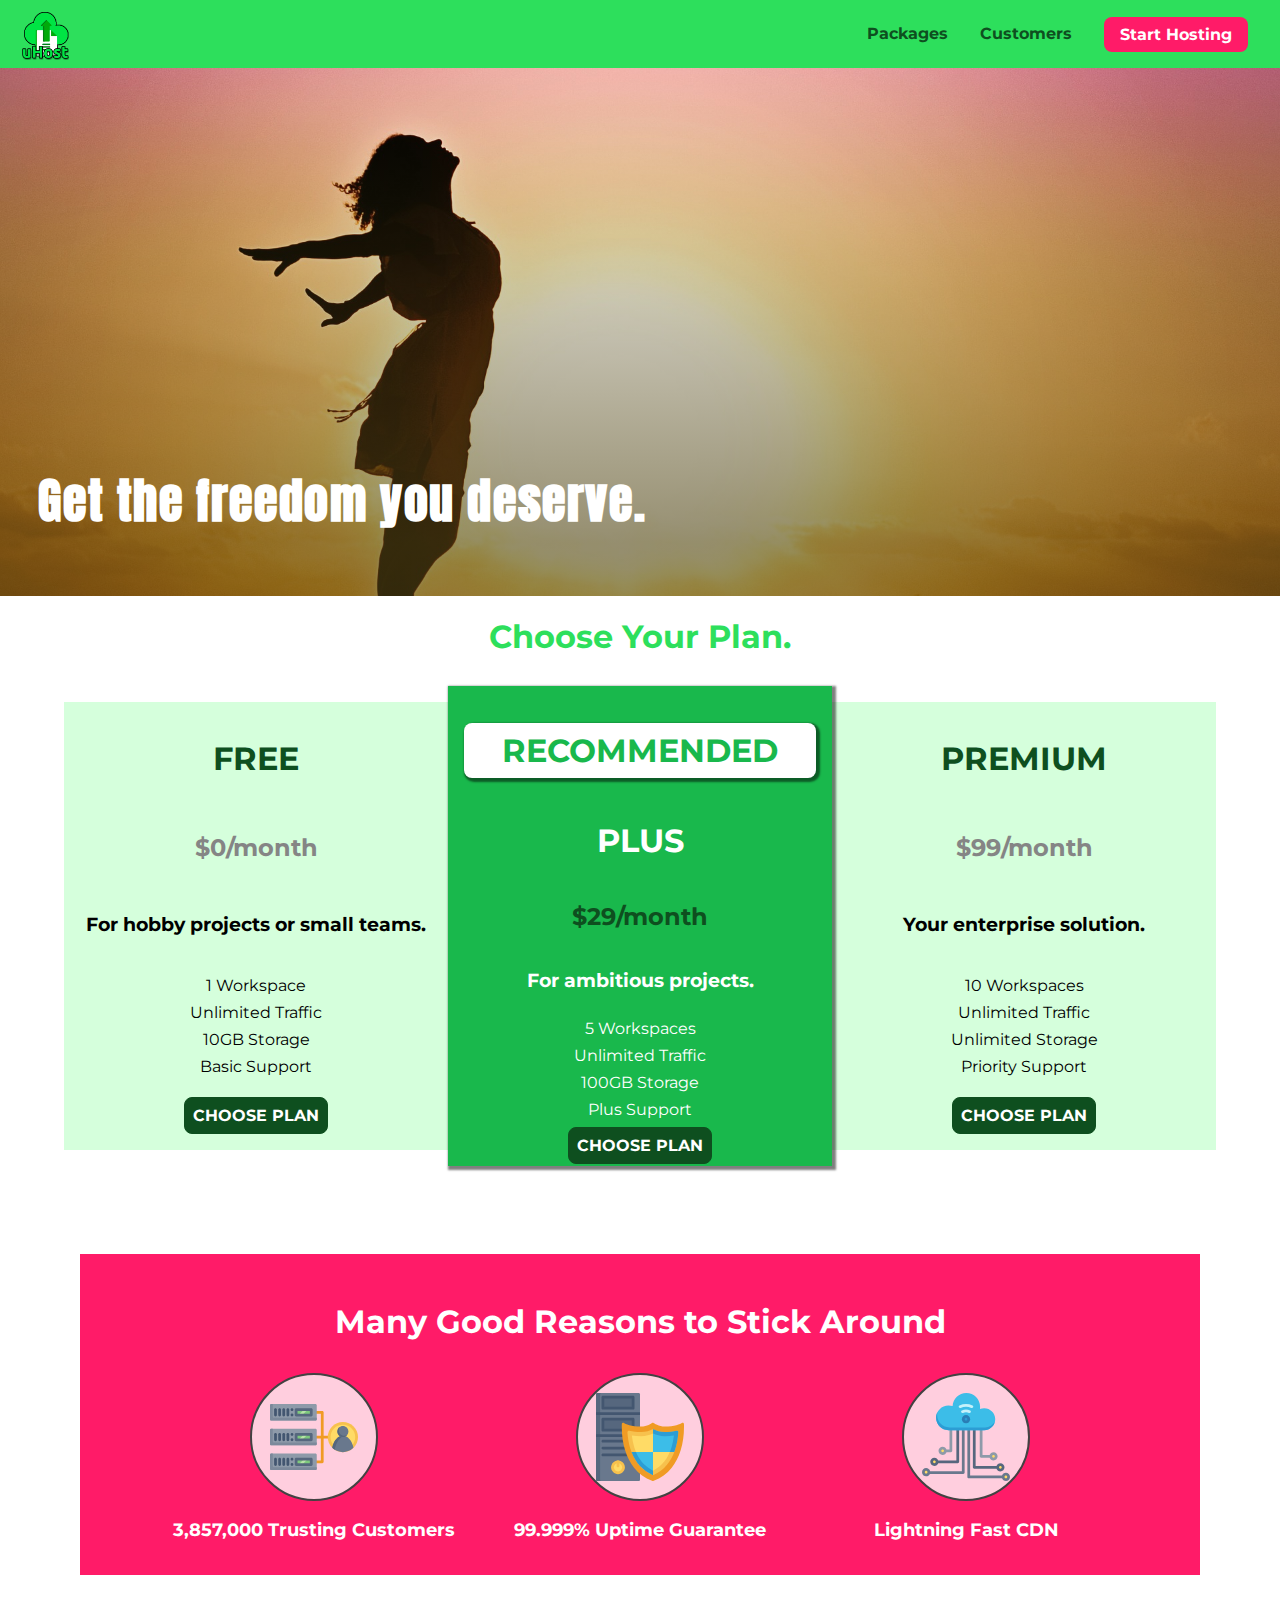
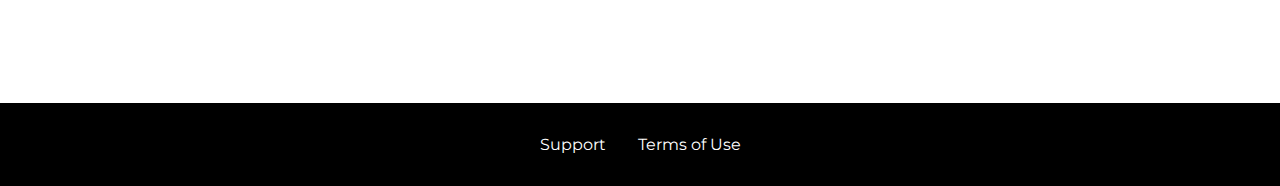
<file: Index.html>
<!DOCTYPE html>
<html lang="en">
<head>
    <meta charset="UTF-8">
    <meta http-equiv="X-UA-Compatible" content="IE=edge">
    <meta name="viewport" content="width=device-width, initial-scale=1.0">
    <title>Designs</title>
    <link rel="stylesheet" href="shared.css">
    <link rel="stylesheet" href="main.css">

</head>
<body>
    <div class="backdrop"></div>
    
    <div class="modal">
        <h1 class="modal__title">Do you want to continue?</h1>
        <div class="modal__actions">
            <a href="start-hosting/index.html" class="modal__action">Yes!</a>
            <button class="modal__action modal__action--negative" type="button">No!</button>
        </div>
    </div>
    <header class="main-header">
        <div>
            <button class="toggle-button">
                <span class="toggle-button__bar"></span>
                <span class="toggle-button__bar"></span>
                <span class="toggle-button__bar"></span>
            </button>
            <a href="index.html" class="main-header__brand">
                <img src="images/uhost-icon.png" alt="uHost - Your hosting company">
            </a>
        </div>
        <nav class="main-nav">
            <ul class="main-nav__items">
                <li class="main-nav__item">
                    <a href="packages/index.html">Packages</a>
                </li>
                <li class="main-nav__item">
                    <a href="customers/index.html">Customers</a>
                </li>
                <li class="main-nav__item main-nav__item--cta">
                    <a href="start-hosting/index.html">Start Hosting</a>
                </li>
            </ul>
        </nav>
    </header>
    
    <nav class="mobile-nav">
        <ul class="mobile-nav__items">
            <li class="mobile-nav__item">
                <a href="packages/index.html">Packages</a>
            </li>
            <li class="mobile-nav__item">
                <a href="customers/index.html">Customers</a>
            </li>
            <li class="mobile-nav__item mobile-nav__item--cta">
                <a href="start-hosting/index.html">Start Hosting</a>
            </li>
        </ul>
    </nav>
    <main>
        <section id="product-overview">
            <h1>
                Get the freedom you deserve.
            </h1>
        </section>
        <section id="plans">
            <h1 class="section-title">
                Choose Your Plan.
            </h1>
            <div class="plan__list">
                <article class="plan">
                    <h1 class="plan__title">FREE</h1>
                    <h2 class="plan__price">$0/month</h2>
                    <h3>For hobby projects or small teams.</h3>
                    <ul class="plan__features">
                        <li class="plan__feature">1 Workspace</li>
                        <li class="plan__feature">Unlimited Traffic</li>
                        <li  class="plan__feature">10GB Storage</li>
                        <li class="plan__feature">Basic Support</li>
                    </ul>
                    <div>
                        <button class="button">CHOOSE PLAN</button>
                    </div>
                </article>
                <article class="plan plan--highlighted">
                    <h1 class="plan__annotation">RECOMMENDED</h1>
                    <h1 class="plan__title">PLUS</h1>
                    <h2 class="plan__price">$29/month</h2>
                    <h3>For ambitious projects.</h3>
                    <ul class="plan__features">
                        <li class="plan__feature">5 Workspaces</li>
                        <li class="plan__feature">Unlimited Traffic</li>
                        <li class="plan__feature">100GB Storage</li>
                        <li class="plan__feature">Plus Support</li>
                    </ul>
                    <div>
                        <button class="button">CHOOSE PLAN</button>
                    </div>
                </article>
                <article class="plan">
                    <h1 class="plan__title">PREMIUM</h1>
                    <h2 class="plan__price">$99/month</h2>
                    <h3>Your enterprise solution.</h3>
                    <ul class="plan__features">
                        <li class="plan__feature">10 Workspaces</li>
                        <li class="plan__feature">Unlimited Traffic</li>
                        <li class="plan__feature">Unlimited Storage</li>
                        <li class="plan__feature">Priority Support</li>
                    </ul>
                    <div>
                        <button class="button">CHOOSE PLAN</button>
                    </div>
                </article>
            </div>
        </section>
        
        <section id="key-features">
            <h1 class="section-title">Many Good Reasons to Stick Around</h1>
            <ul class="key-feature__list">
                <li class="key-feature">
                    <div class="key-feature__image">
                        
                        <svg viewBox="0 0 512 512">
                            <path style="fill:#F09B24;" d="M344,248h-32V112c0-4.418-3.582-8-8-8h-40c-4.418,0-8,3.582-8,8s3.582,8,8,8h32v128h-32  c-4.418,0-8,3.582-8,8s3.582,8,8,8h32v128h-32c-4.418,0-8,3.582-8,8s3.582,8,8,8h40c4.418,0,8-3.582,8-8V264h32c4.418,0,8-3.582,8-8  S348.418,248,344,248z"
                            />
                            <path style="fill:#8E9AA9;" d="M264,64H8c-4.418,0-8,3.582-8,8v80c0,4.418,3.582,8,8,8h256c4.418,0,8-3.582,8-8V72  C272,67.582,268.418,64,264,64z"
                            />
                            <path style="fill:#7C899B;" d="M24,144c-4.418,0-8-3.582-8-8V64H8c-4.418,0-8,3.582-8,8v80c0,4.418,3.582,8,8,8h256  c4.418,0,8-3.582,8-8v-8H24z"
                            />
                            <rect x="152" y="96" style="fill:#B8E3A8;" width="88" height="32" />
                            <g>
                                <polygon style="fill:#7EC97D;" points="152,96 152,128 166,128 198,96  " />
                                <polygon style="fill:#7EC97D;" points="220,96 188,128 240,128 240,96  " />
                            </g>
                            <path style="fill:#56677E;" d="M240,136h-88c-4.418,0-8-3.582-8-8V96c0-4.418,3.582-8,8-8h88c4.418,0,8,3.582,8,8v32  C248,132.418,244.418,136,240,136z M160,120h72v-16h-72V120z"
                            />
                            <g>
                                <path style="fill:#435670;" d="M32,136c-4.418,0-8-3.582-8-8V96c0-4.418,3.582-8,8-8s8,3.582,8,8v32C40,132.418,36.418,136,32,136z   "
                                />
                                <path style="fill:#435670;" d="M56,136c-4.418,0-8-3.582-8-8V96c0-4.418,3.582-8,8-8s8,3.582,8,8v32C64,132.418,60.418,136,56,136z   "
                                />
                                <path style="fill:#435670;" d="M80,136c-4.418,0-8-3.582-8-8V96c0-4.418,3.582-8,8-8s8,3.582,8,8v32C88,132.418,84.418,136,80,136z   "
                                />
                                <path style="fill:#435670;" d="M104,136c-4.418,0-8-3.582-8-8V96c0-4.418,3.582-8,8-8s8,3.582,8,8v32   C112,132.418,108.418,136,104,136z"
                                />
                                <path style="fill:#435670;" d="M128,105c-4.418,0-8-3.582-8-8v-1c0-4.418,3.582-8,8-8s8,3.582,8,8v1   C136,101.418,132.418,105,128,105z"
                                />
                                <path style="fill:#435670;" d="M128,136c-4.418,0-8-3.582-8-8v-1c0-4.418,3.582-8,8-8s8,3.582,8,8v1   C136,132.418,132.418,136,128,136z"
                                />
                            </g>
                            <path style="fill:#8E9AA9;" d="M264,208H8c-4.418,0-8,3.582-8,8v80c0,4.418,3.582,8,8,8h256c4.418,0,8-3.582,8-8v-80  C272,211.582,268.418,208,264,208z"
                            />
                            <path style="fill:#7C899B;" d="M24,288c-4.418,0-8-3.582-8-8v-72H8c-4.418,0-8,3.582-8,8v80c0,4.418,3.582,8,8,8h256  c4.418,0,8-3.582,8-8v-8H24z"
                            />
                            <rect x="152" y="240" style="fill:#B8E3A8;" width="88" height="32" />
                            <g>
                                <polygon style="fill:#7EC97D;" points="152,240 152,272 166,272 198,240  " />
                                <polygon style="fill:#7EC97D;" points="220,240 188,272 240,272 240,240  " />
                            </g>
                            <path style="fill:#56677E;" d="M240,280h-88c-4.418,0-8-3.582-8-8v-32c0-4.418,3.582-8,8-8h88c4.418,0,8,3.582,8,8v32  C248,276.418,244.418,280,240,280z M160,264h72v-16h-72V264z"
                            />
                            <g>
                                <path style="fill:#435670;" d="M32,280c-4.418,0-8-3.582-8-8v-32c0-4.418,3.582-8,8-8s8,3.582,8,8v32C40,276.418,36.418,280,32,280   z"
                                />
                                <path style="fill:#435670;" d="M56,280c-4.418,0-8-3.582-8-8v-32c0-4.418,3.582-8,8-8s8,3.582,8,8v32C64,276.418,60.418,280,56,280   z"
                                />
                                <path style="fill:#435670;" d="M80,280c-4.418,0-8-3.582-8-8v-32c0-4.418,3.582-8,8-8s8,3.582,8,8v32C88,276.418,84.418,280,80,280   z"
                                />
                                <path style="fill:#435670;" d="M104,280c-4.418,0-8-3.582-8-8v-32c0-4.418,3.582-8,8-8s8,3.582,8,8v32   C112,276.418,108.418,280,104,280z"
                                />
                                <path style="fill:#435670;" d="M128,249c-4.418,0-8-3.582-8-8v-1c0-4.418,3.582-8,8-8s8,3.582,8,8v1   C136,245.418,132.418,249,128,249z"
                                />
                                <path style="fill:#435670;" d="M128,280c-4.418,0-8-3.582-8-8v-1c0-4.418,3.582-8,8-8s8,3.582,8,8v1   C136,276.418,132.418,280,128,280z"
                                />
                            </g>
                            <path style="fill:#8E9AA9;" d="M264,352H8c-4.418,0-8,3.582-8,8v80c0,4.418,3.582,8,8,8h256c4.418,0,8-3.582,8-8v-80  C272,355.582,268.418,352,264,352z"
                            />
                            <path style="fill:#7C899B;" d="M24,432c-4.418,0-8-3.582-8-8v-72H8c-4.418,0-8,3.582-8,8v80c0,4.418,3.582,8,8,8h256  c4.418,0,8-3.582,8-8v-8H24z"
                            />
                            <rect x="152" y="384" style="fill:#B8E3A8;" width="88" height="32" />
                            <g>
                                <polygon style="fill:#7EC97D;" points="152,384 152,416 166,416 198,384  " />
                                <polygon style="fill:#7EC97D;" points="220,384 188,416 240,416 240,384  " />
                            </g>
                            <path style="fill:#56677E;" d="M240,424h-88c-4.418,0-8-3.582-8-8v-32c0-4.418,3.582-8,8-8h88c4.418,0,8,3.582,8,8v32  C248,420.418,244.418,424,240,424z M160,408h72v-16h-72V408z"
                            />
                            <g>
                                <path style="fill:#435670;" d="M32,424c-4.418,0-8-3.582-8-8v-32c0-4.418,3.582-8,8-8s8,3.582,8,8v32C40,420.418,36.418,424,32,424   z"
                                />
                                <path style="fill:#435670;" d="M56,424c-4.418,0-8-3.582-8-8v-32c0-4.418,3.582-8,8-8s8,3.582,8,8v32C64,420.418,60.418,424,56,424   z"
                                />
                                <path style="fill:#435670;" d="M80,424c-4.418,0-8-3.582-8-8v-32c0-4.418,3.582-8,8-8s8,3.582,8,8v32C88,420.418,84.418,424,80,424   z"
                                />
                                <path style="fill:#435670;" d="M104,424c-4.418,0-8-3.582-8-8v-32c0-4.418,3.582-8,8-8s8,3.582,8,8v32   C112,420.418,108.418,424,104,424z"
                                />
                                <path style="fill:#435670;" d="M128,393c-4.418,0-8-3.582-8-8v-1c0-4.418,3.582-8,8-8s8,3.582,8,8v1   C136,389.418,132.418,393,128,393z"
                                />
                                <path style="fill:#435670;" d="M128,424c-4.418,0-8-3.582-8-8v-1c0-4.418,3.582-8,8-8s8,3.582,8,8v1   C136,420.418,132.418,424,128,424z"
                                />
                            </g>
                            <path style="fill:#F7C14D;" d="M424,168c-48.523,0-88,39.477-88,88s39.477,88,88,88s88-39.477,88-88S472.523,168,424,168z" />
                            <path style="fill:#FFDB66;" d="M424,184c-39.701,0-72,32.299-72,72s32.299,72,72,72s72-32.299,72-72S463.701,184,424,184z" />
                            <path style="fill:#69788D;" d="M484.893,314.16C476.393,274.588,451.922,248,424,248s-52.393,26.588-60.893,66.16  c-0.605,2.82,0.354,5.749,2.511,7.664C381.731,336.124,402.465,344,424,344s42.269-7.876,58.381-22.176  C484.539,319.909,485.498,316.98,484.893,314.16z"
                            />
                            <path style="fill:#56677E;" d="M434.053,249.171C430.768,248.403,427.411,248,424,248c-27.922,0-52.393,26.588-60.893,66.16  c-0.605,2.82,0.354,5.749,2.511,7.664c3.383,3.002,6.979,5.703,10.734,8.125C384.904,286.243,407.373,255.378,434.053,249.171z"
                            />
                            <path style="fill:#69788D;" d="M424,192c-17.645,0-32,14.355-32,32s14.355,32,32,32s32-14.355,32-32S441.645,192,424,192z" />
                            <path style="fill:#56677E;" d="M432,248c-17.645,0-32-14.355-32-32c0-6.783,2.128-13.076,5.742-18.258  C397.444,203.53,392,213.138,392,224c0,17.645,14.355,32,32,32c10.862,0,20.471-5.444,26.258-13.742  C445.076,245.872,438.783,248,432,248z"
                            />

                        </svg>
  
                    </div>
                    <p class="key-feature__description">3,857,000 Trusting Customers</p>
                </li>
                <li class="key-feature">
                    <div class="key-feature__image">
                        
                        <svg viewBox="0 0 512 512">
                            <path style="fill:#69788D;" d="M248,0H8C3.582,0,0,3.582,0,8v496c0,4.418,3.582,8,8,8h240c4.418,0,8-3.582,8-8V8  C256,3.582,252.418,0,248,0z"
                            />
                            <path style="fill:#56677E;" d="M24,504V8c0-4.418,3.582-8,8-8H8C3.582,0,0,3.582,0,8v496c0,4.418,3.582,8,8,8h24  C27.582,512,24,508.418,24,504z"
                            />
                            <g>
                                <rect x="0" y="112" style="fill:#435670;" width="256" height="16" />
                                <rect x="0" y="240" style="fill:#435670;" width="256" height="16" />
                            </g>
                            <path style="fill:#F7C14D;" d="M128,392c-22.056,0-40,17.944-40,40s17.944,40,40,40s40-17.944,40-40S150.056,392,128,392z" />
                            <path style="fill:#FFDB66;" d="M128,408c-13.233,0-24,10.767-24,24s10.767,24,24,24s24-10.767,24-24S141.233,408,128,408z" />
                            <path style="fill:#F7C14D;" d="M128,392c-2.739,0-5.414,0.278-8,0.805V424c0,4.418,3.582,8,8,8c4.418,0,8-3.582,8-8v-31.195  C133.414,392.278,130.739,392,128,392z"
                            />
                            <g>
                                <path style="fill:#435670;" d="M216,288H40c-4.418,0-8-3.582-8-8s3.582-8,8-8h176c4.418,0,8,3.582,8,8S220.418,288,216,288z"
                                />
                                <path style="fill:#435670;" d="M216,328H40c-4.418,0-8-3.582-8-8s3.582-8,8-8h176c4.418,0,8,3.582,8,8S220.418,328,216,328z"
                                />
                                <path style="fill:#435670;" d="M216,368H40c-4.418,0-8-3.582-8-8s3.582-8,8-8h176c4.418,0,8,3.582,8,8S220.418,368,216,368z"
                                />
                                <path style="fill:#435670;" d="M216,16H40c-4.418,0-8,3.582-8,8v64c0,4.418,3.582,8,8,8h176c4.418,0,8-3.582,8-8V24   C224,19.582,220.418,16,216,16z"
                                />
                            </g>
                            <rect x="48" y="32" style="fill:#56677E;" width="160" height="48" />
                            <path style="fill:#435670;" d="M216,144H40c-4.418,0-8,3.582-8,8v64c0,4.418,3.582,8,8,8h176c4.418,0,8-3.582,8-8v-64  C224,147.582,220.418,144,216,144z"
                            />
                            <rect x="48" y="160" style="fill:#56677E;" width="160" height="48" />
                            <path style="fill:#F09B24;" d="M511.747,180.237c-0.194-6.537-8.107-10.107-13.135-5.894c-5.6,4.693-42.904,21.282-98.514,21.282  c-33.45,0-64.625-20.999-64.929-21.206c-2.9-1.991-6.764-1.85-9.512,0.346c-2.677,2.135-27.201,20.86-63.793,20.86  c-55.607,0-92.914-16.589-98.515-21.282c-5.028-4.211-12.941-0.645-13.135,5.894c-1.634,54.834,4.655,105.941,18.693,151.903  c12.096,39.604,29.759,74.047,52.497,102.373c27.538,34.304,62.743,59.882,104.66,76.045c3.069,1.918,6.757,1.921,9.83,0  c41.917-16.163,77.122-41.741,104.66-76.045c22.738-28.326,40.401-62.77,52.497-102.373  C507.092,286.179,513.381,235.071,511.747,180.237z"
                            />
                            <path style="fill:#F7C14D;" d="M476.21,221.226c-1.953-1.631-4.568-2.235-7.036-1.628c-21.686,5.327-44.926,8.028-69.075,8.028  c-25.926,0-49.633-8.975-64.955-16.504c-2.307-1.134-5.016-1.091-7.284,0.116c-14.059,7.477-36.919,16.388-65.994,16.388  c-24.153,0-47.394-2.701-69.075-8.028c-5.155-1.268-10.221,2.966-9.894,8.261c2.077,33.693,7.668,65.635,16.616,94.935  c22.774,74.565,66.139,126.334,128.888,153.868c2.032,0.891,4.397,0.891,6.43,0c61.777-27.107,104.716-78.876,127.62-153.868  c8.948-29.3,14.539-61.241,16.616-94.935C479.224,225.319,478.163,222.856,476.21,221.226z"
                            />
                            <path style="fill:#FFDB66;" d="M331.609,451.727c-52.604-25.289-89.304-70.987-109.144-135.944  c-6.532-21.39-11.162-44.336-13.82-68.447c17.133,2.852,34.952,4.291,53.22,4.291c29.394,0,53.376-7.793,69.978-15.561  c17.44,7.736,41.656,15.561,68.256,15.561c18.267,0,36.085-1.439,53.219-4.291c-2.659,24.112-7.288,47.06-13.82,68.448  C419.545,381.108,383.27,426.805,331.609,451.727z"
                            />
                            <g>
                                <path style="fill:#2C9DD4;" d="M479.066,227.858c0.157-2.539-0.903-5.002-2.856-6.633s-4.568-2.235-7.036-1.628   c-21.686,5.327-44.926,8.028-69.075,8.028c-25.926,0-49.633-8.975-64.955-16.504c-1.057-0.52-2.2-0.78-3.345-0.806l-0.072,133.351   h123.601c2.556-6.746,4.933-13.702,7.123-20.874C471.398,293.493,476.989,261.552,479.066,227.858z"
                                />
                                <path style="fill:#2C9DD4;" d="M206.658,343.667c24.153,63.42,65.028,108.108,121.743,132.995c1.031,0.452,2.147,0.673,3.263,0.666   l0.063-133.661H206.658z"
                                />
                            </g>
                            <g>
                                <path style="fill:#3CBDE8;" d="M439.497,315.783c6.532-21.389,11.161-44.336,13.82-68.448c-17.134,2.852-34.952,4.291-53.219,4.291   c-26.6,0-50.815-7.824-68.256-15.561l-0.116,107.601h97.758C433.179,334.807,436.524,325.518,439.497,315.783z"
                                />
                                <path style="fill:#3CBDE8;" d="M232.523,343.667c21.144,50.298,54.363,86.56,99.087,108.06l0.117-108.06H232.523z" />
                            </g>
                        </svg>
                    </div>
                    <p class="key-feature__description">99.999% Uptime Guarantee</p>
                </li>
                <li class="key-feature">
                    <div class="key-feature__image">
                        
                        <svg viewBox="0 0 512 512">
                            <path style="fill:#8E9AA9;" d="M168,200c-4.418,0-8,3.582-8,8v120h-17.376c-3.302-9.311-12.194-16-22.624-16  c-13.234,0-24,10.767-24,24s10.766,24,24,24c10.429,0,19.321-6.689,22.624-16H168c4.418,0,8-3.582,8-8V208  C176,203.582,172.418,200,168,200z"
                            />
                            <path style="fill:#FFDB66;" d="M120,328c-4.411,0-8,3.589-8,8s3.589,8,8,8s8-3.589,8-8S124.411,328,120,328z" />
                            <path style="fill:#56677E;" d="M208,200c-4.418,0-8,3.582-8,8v184H94.624C91.322,382.689,82.43,376,72,376  c-13.234,0-24,10.767-24,24s10.766,24,24,24c10.429,0,19.321-6.689,22.624-16H208c4.418,0,8-3.582,8-8V208  C216,203.582,212.418,200,208,200z"
                            />
                            <path style="fill:#FFDB66;" d="M72,392c-4.411,0-8,3.589-8,8s3.589,8,8,8s8-3.589,8-8S76.411,392,72,392z" />
                            <path style="fill:#69788D;" d="M240,208c-4.418,0-8,3.582-8,8v239H47.24c-2.671-10.34-12.078-18-23.24-18c-13.234,0-24,10.767-24,24  s10.766,24,24,24c9.666,0,18.009-5.747,21.809-14H240c4.418,0,8-3.582,8-8V216C248,211.582,244.418,208,240,208z"
                            />
                            <path style="fill:#FFDB66;" d="M24,453c-4.411,0-8,3.589-8,8s3.589,8,8,8s8-3.589,8-8S28.411,453,24,453z" />
                            <path style="fill:#69788D;" d="M488,464c-10.429,0-19.321,6.689-22.624,16H280V208c0-4.418-3.582-8-8-8s-8,3.582-8,8v280  c0,4.418,3.582,8,8,8h193.376c3.302,9.311,12.194,16,22.624,16c13.234,0,24-10.767,24-24S501.234,464,488,464z"
                            />
                            <path style="fill:#FFDB66;" d="M488,480c-4.411,0-8,3.589-8,8s3.589,8,8,8s8-3.589,8-8S492.411,480,488,480z" />
                            <path style="fill:#56677E;" d="M456,408c-10.429,0-19.321,6.689-22.624,16H312V208c0-4.418-3.582-8-8-8s-8,3.582-8,8v224  c0,4.418,3.582,8,8,8h129.376c3.302,9.311,12.194,16,22.624,16c13.234,0,24-10.767,24-24S469.234,408,456,408z"
                            />
                            <path style="fill:#FFDB66;" d="M456,424c-4.411,0-8,3.589-8,8s3.589,8,8,8s8-3.589,8-8S460.411,424,456,424z" />
                            <path style="fill:#8E9AA9;" d="M416,344c-10.429,0-19.321,6.689-22.624,16H352V208c0-4.418-3.582-8-8-8s-8,3.582-8,8v160  c0,4.418,3.582,8,8,8h49.376c3.302,9.311,12.194,16,22.624,16c13.234,0,24-10.767,24-24S429.234,344,416,344z"
                            />
                            <path style="fill:#FFDB66;" d="M416,360c-4.411,0-8,3.589-8,8s3.589,8,8,8s8-3.589,8-8S420.411,360,416,360z" />
                            <path style="fill:#3CBDE8;" d="M362,88c-8.741,0-17.231,1.751-25.06,5.085C337.646,88.797,338,84.43,338,80  c0-44.112-35.888-80-80-80c-42.823,0-77.895,33.816-79.909,76.149C170.393,73.415,162.244,72,154,72c-39.701,0-72,32.299-72,72  s32.299,72,72,72h208c35.29,0,64-28.71,64-64S397.29,88,362,88z"
                            />
                            <path style="fill:#2C9DD4;" d="M368,200H160c-39.701,0-72-32.299-72-72c0-5.863,0.721-11.559,2.05-17.019  C84.918,120.88,82,132.102,82,144c0,39.701,32.299,72,72,72h208c30.389,0,55.88-21.296,62.379-49.743  C413.565,186.327,392.352,200,368,200z"
                            />
                            <path style="fill:#2A7DB5;" d="M256,128c-13.234,0-24,10.767-24,24s10.766,24,24,24c13.233,0,24-10.767,24-24S269.233,128,256,128z"
                            />
                            <path style="fill:#2C9DD4;" d="M256,144c-4.411,0-8,3.589-8,8s3.589,8,8,8c4.411,0,8-3.589,8-8S260.411,144,256,144z" />
                            <g>
                                <path style="fill:#C5F1FA;" d="M221.755,87.695c-2.994,0-5.864-1.688-7.233-4.572c-1.894-3.991-0.194-8.763,3.798-10.657   C230.157,66.849,242.834,64,256,64c13.166,0,25.844,2.849,37.68,8.466c3.992,1.895,5.692,6.666,3.798,10.657   s-6.666,5.692-10.657,3.798C277.144,82.328,266.774,80,256,80c-10.774,0-21.144,2.328-30.821,6.921   C224.072,87.446,222.904,87.695,221.755,87.695z"
                                />
                                <path style="fill:#C5F1FA;" d="M276.545,116.618c-1.148,0-2.316-0.249-3.424-0.774C267.745,113.293,261.985,112,256,112   c-5.985,0-11.745,1.293-17.121,3.844c-3.991,1.895-8.763,0.192-10.657-3.798c-1.894-3.992-0.193-8.764,3.798-10.657   C239.557,97.813,247.625,96,256,96c8.376,0,16.444,1.813,23.98,5.389c3.991,1.894,5.692,6.665,3.798,10.657   C282.41,114.93,279.539,116.618,276.545,116.618z"
                                />
                            </g>

                        </svg>
                    </div>
                    <p class="key-feature__description">Lightning Fast CDN</p>
                </li>
            </ul>
        </section>
    </main>
    
    <footer class="main-footer">
        <nav>
            <ul class="main-footer__links">
                <li class="main-footer__link">
                    <a href="#">Support</a>
                </li>
                <li class="main-footer__link">
                    <a href="#">Terms of Use</a>
                </li>
            </ul>
        </nav>
    </footer>
    <script src="shared.js"></script>
</body>
</html>
</file>
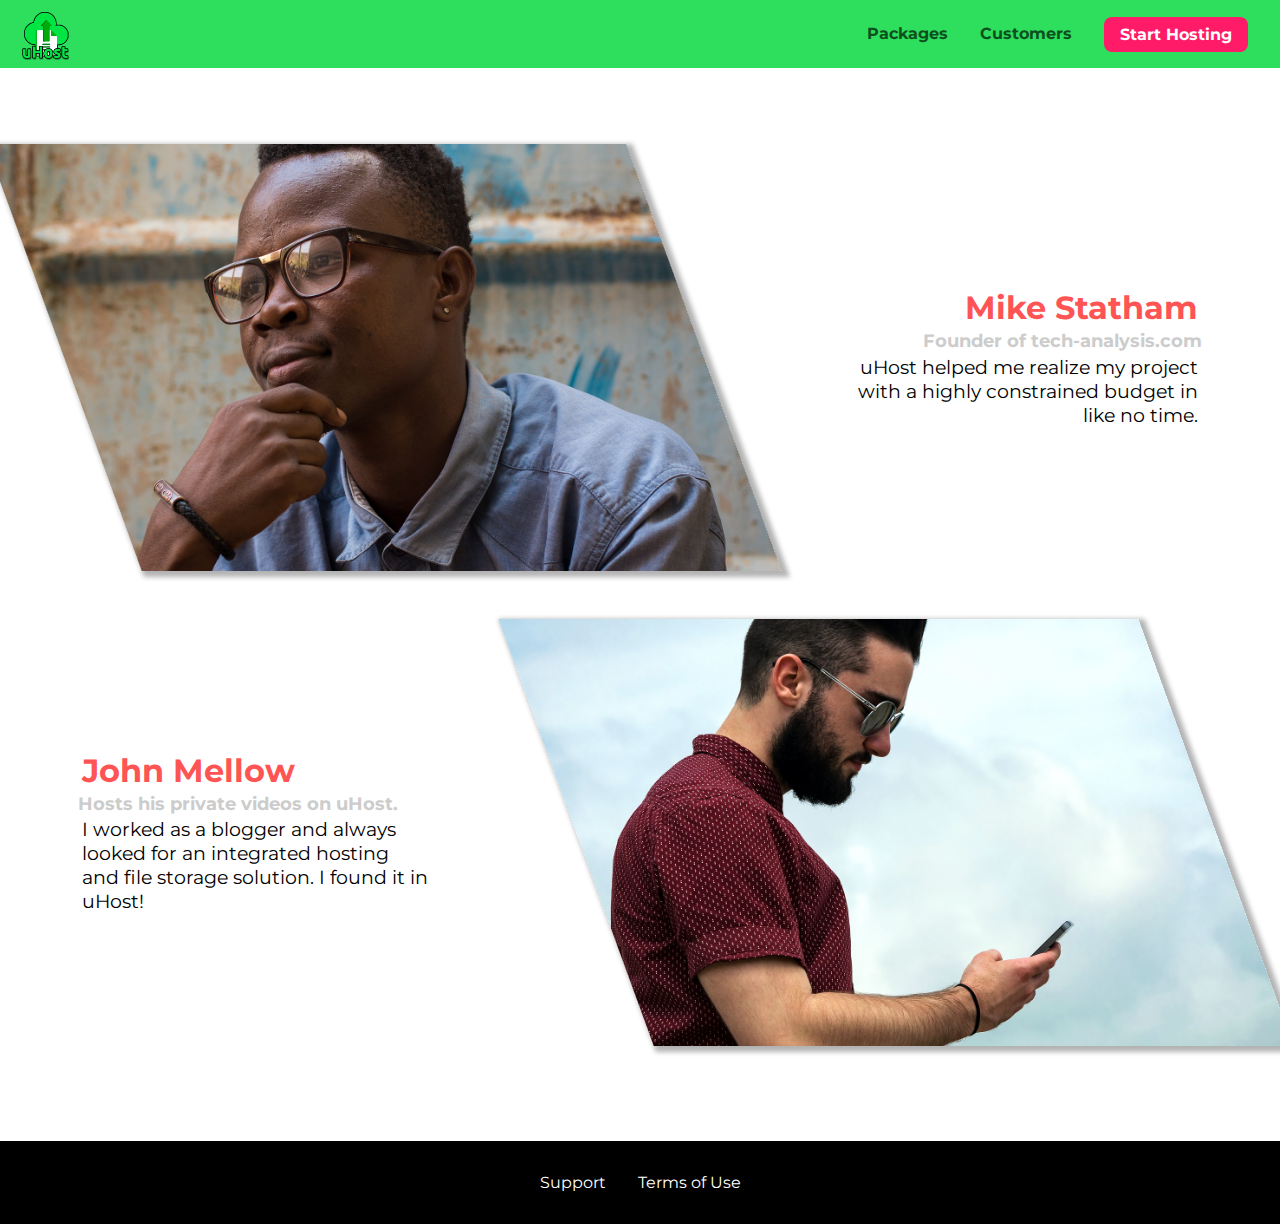
<file: customers/index.html>
<!DOCTYPE html>
<html lang="en">

<head>
    <meta charset="UTF-8">
    <meta name="viewport" content="width=device-width, initial-scale=1.0">
    <meta http-equiv="X-UA-Compatible" content="ie=edge">
    <title>uHost Customers</title>
    <link rel="shortcut icon" href="../favicon.png">
    <link rel="stylesheet" href="../shared.css">
    <link rel="stylesheet" href="customers.css">
</head>

<body>
    <div class="backdrop"></div>
    <header class="main-header">
        <div>
            <button class="toggle-button">
                <span class="toggle-button__bar"></span>
                <span class="toggle-button__bar"></span>
                <span class="toggle-button__bar"></span>
            </button>
            <a href="../index.html" class="main-header__brand">
                <img src="../images/uhost-icon.png" alt="uHost - Your hosting company">
            </a>
        </div>
        <nav class="main-nav">
            <ul class="main-nav__items">
                <li class="main-nav__item">
                    <a href="../packages/index.html">Packages</a>
                </li>
                <li class="main-nav__item">
                    <a href="index.html">Customers</a>
                </li>
                <li class="main-nav__item main-nav__item--cta">
                    <a href="../start-hosting/index.html">Start Hosting</a>
                </li>
            </ul>
        </nav>
    </header>
    <nav class="mobile-nav">
        <ul class="mobile-nav__items">
            <li class="mobile-nav__item">
                <a href="../packages/index.html">Packages</a>
            </li>
            <li class="mobile-nav__item">
                <a href="index.html">Customers</a>
            </li>
            <li class="mobile-nav__item mobile-nav__item--cta">
                <a href="../start-hosting/index.html">Start Hosting</a>
            </li>
        </ul>
    </nav>
    <main>
        <div>
            <div class="testimonial" id="customer-1">
                <div class="testimonial__image-container">
                    <img src="../images/customer-1.jpg" alt="Mike Statham - Customer" class="testimonial__image">
                </div>
                <div class="testimonial__info">
                    <h1 class="testimonial__name">Mike Statham</h1>
                    <h2 class="testimonial__subtitle">Founder of
                        <a href="tech-analysis.com">tech-analysis.com</a>
                    </h2>
                    <p class="testimonial__text">uHost helped me realize my project with a highly constrained budget in like no time.</p>
                </div>
            </div>
            <div class="testimonial" id="customer-2">

                <div class="testimonial__info">
                    <h1 class="testimonial__name">John Mellow</h1>
                    <h2 class="testimonial__subtitle">Hosts his private videos on uHost.
                    </h2>
                    <p class="testimonial__text">I worked as a blogger and always looked for an integrated hosting and file storage solution. I found
                        it in uHost!
                    </p>
                </div>
                <div class="testimonial__image-container">
                    <img src="../images/customer-2.jpg" alt="John Mellow - Customer" class="testimonial__image">
                </div>
            </div>
        </div>
    </main>
    <footer class="main-footer">
        <nav>
            <ul class="main-footer__links">
                <li class="main-footer__link">
                    <a href="#">Support</a>
                </li>
                <li class="main-footer__link">
                    <a href="#">Terms of Use</a>
                </li>
            </ul>
        </nav>
    </footer>
    <script src="../shared.js"></script>
</body>

</html>
</file>
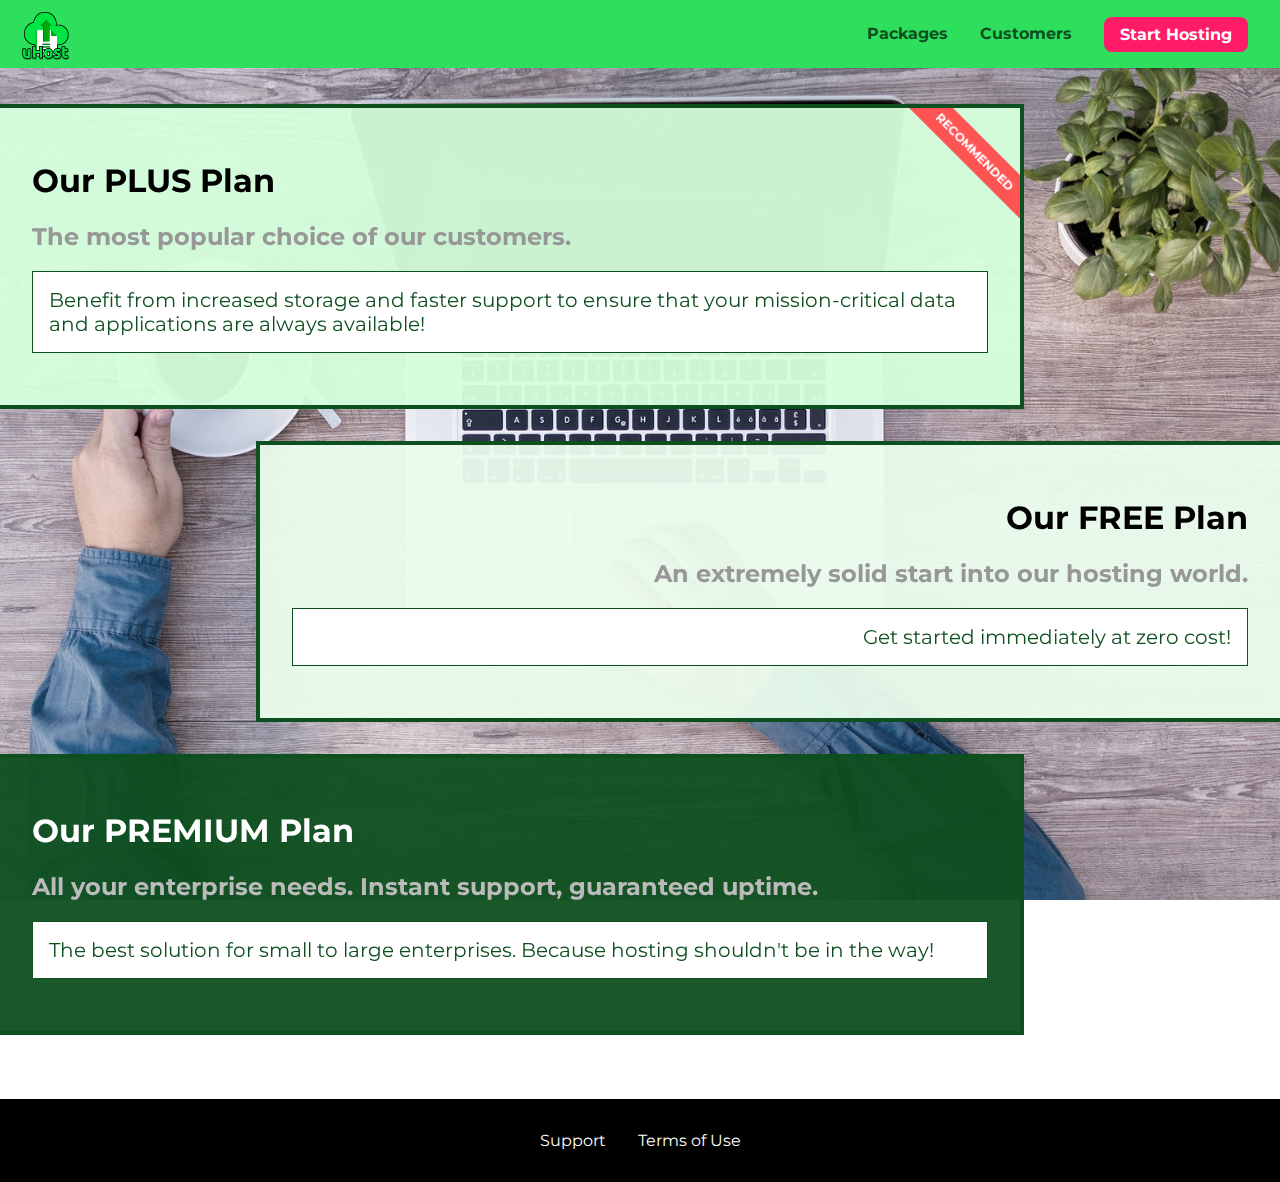
<file: packages/index.html>
<!DOCTYPE html>
<html lang="en">
<head>
    <meta charset="UTF-8">
    <meta http-equiv="X-UA-Compatible" content="IE=edge">
    <meta name="viewport" content="width=device-width, initial-scale=1.0">
    <title>Designs</title>
    <link rel="stylesheet" href="../shared.css">
    <link rel="stylesheet" href="packages.css">

</head>
<body>
    <div class="backdrop"></div>
    <div class="background"></div>
    <header class="main-header">
        <div>
            <button class="toggle-button">
                <span class="toggle-button__bar"></span>
                <span class="toggle-button__bar"></span>
                <span class="toggle-button__bar"></span>
            </button>
            <a href="../index.html" class="main-header__brand">
                <img src="../images/uhost-icon.png" alt="uHost - Your hosting company">
            </a>
        </div>
        <nav class="main-nav">
            <ul class="main-nav__items">
                <li class="main-nav__item">
                    <a href="index.html">Packages</a>
                </li>
                <li class="main-nav__item">
                    <a href="../customers/index.html">Customers</a>
                </li>
                <li class="main-nav__item main-nav__item--cta">
                    <a href="../start-hosting/index.html">Start Hosting</a>
                </li>
            </ul>
        </nav>
    </header>
    <nav class="mobile-nav">
        <ul class="mobile-nav__items">
            <li class="mobile-nav__item">
                <a href="index.html">Packages</a>
            </li>
            <li class="mobile-nav__item">
                <a href="../customers/index.html">Customers</a>
            </li>
            <li class="mobile-nav__item mobile-nav__item--cta">
                <a href="../start-hosting/index.html">Start Hosting</a>
            </li>
        </ul>
    </nav>
    <main>
        <section class="package" id="plus">
            <a href="#">
                <h1 class="package__title">Our PLUS Plan</h1>
                <h2 class="package__badge">RECOMMENDED</h2>
                <h2 class="package__subtitle">The most popular choice of our customers.</h2>
                <p class="package__info">Benefit from increased storage and faster support to ensure that your mission-critical data and applications
                    are always available!</p>
            </a>
        </section>
        <section class="package" id="free">
            <a href="#">
                <h1 class="package__title">Our FREE Plan</h1>
                <h2 class="package__subtitle">An extremely solid start into our hosting world.</h2>
                <p  class="package__info">Get started immediately at zero cost!</p>
            </a>
        </section>
        <div class="clearfix"></div>
        <section class="package" id="premium">
            <a href="#">
                <h1 class="package__title">Our PREMIUM Plan</h1>
                <h2 class="package__subtitle">All your enterprise needs. Instant support, guaranteed uptime. </h2>
                <p class="package__info">The best solution for small to large enterprises. Because hosting shouldn't be in the way!</p>
            </a>
        </section>
    </main>
    
    <footer class="main-footer">
        <nav>
            <ul class="main-footer__links">
                <li class="main-footer__link">
                    <a href="#">Support</a>
                </li>
                <li class="main-footer__link">
                    <a href="#">Terms of Use</a>
                </li>
            </ul>
        </nav>
    </footer>
    <script src="../shared.js"></script>
</body>
</html>
</file>
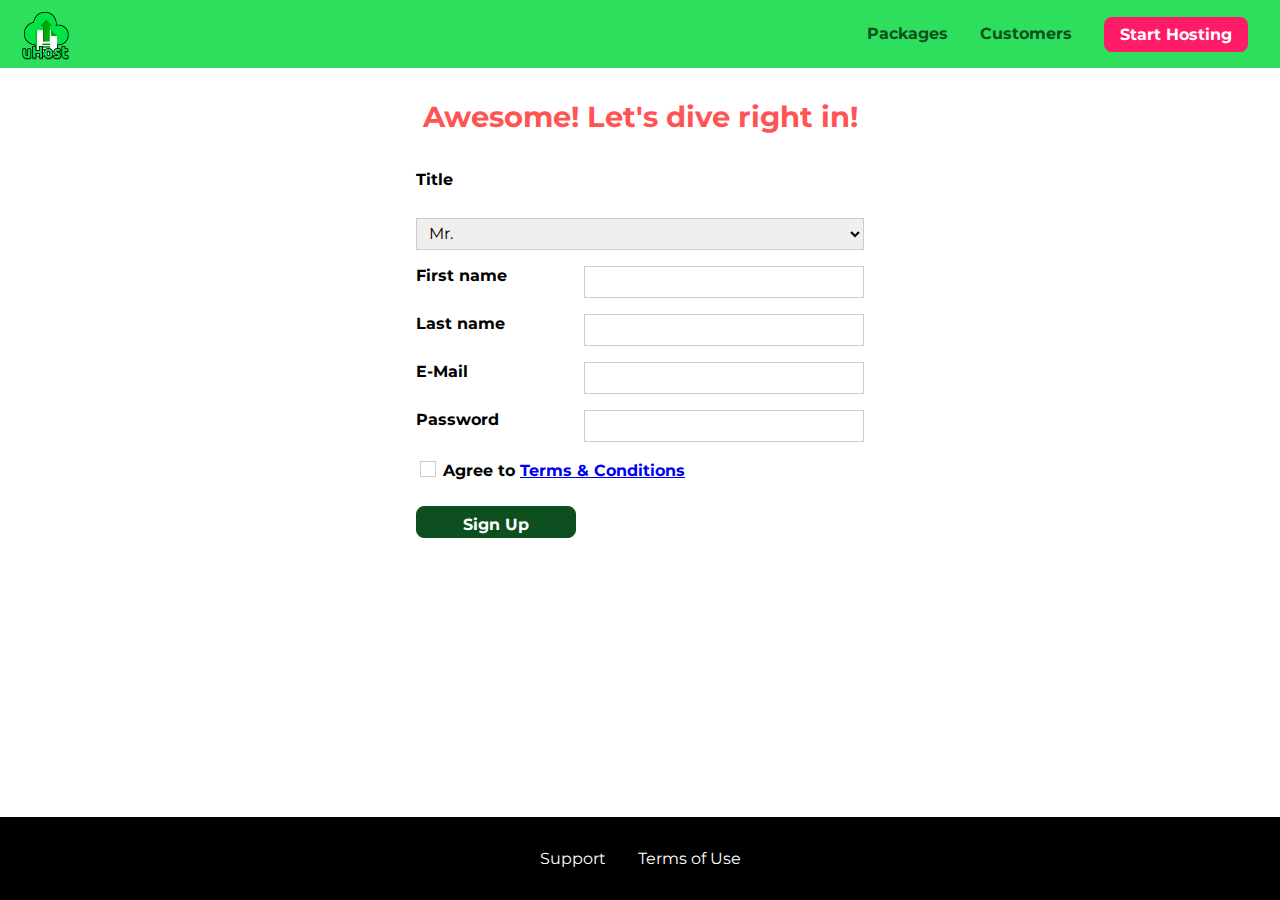
<file: start-hosting/index.html>
<!DOCTYPE html>
<html lang="en">

<head>
    <meta charset="UTF-8">
    <meta name="viewport" content="width=device-width, initial-scale=1.0">
    <meta http-equiv="X-UA-Compatible" content="ie=edge">
    <title>uHost Signup</title>
    <link rel="shortcut icon" href="../favicon.png">
    <link rel="stylesheet" href="../shared.css">
    <link rel="stylesheet" href="start-hosting.css">
</head>

<body>
    <div class="backdrop"></div>
    <header class="main-header">
        <div>
            <button class="toggle-button">
                <span class="toggle-button__bar"></span>
                <span class="toggle-button__bar"></span>
                <span class="toggle-button__bar"></span>
            </button>
            <a href="../index.html" class="main-header__brand">
                <img src="../images/uhost-icon.png" alt="uHost - Your favorite hosting company">
            </a>
        </div>
        <nav class="main-nav">
            <ul class="main-nav__items">
                <li class="main-nav__item">
                    <a href="../packages/index.html">Packages</a>
                </li>
                <li class="main-nav__item">
                    <a href="../customers/index.html">Customers</a>
                </li>
                <li class="main-nav__item main-nav__item--cta">
                    <a href="index.html">Start Hosting</a>
                </li>
            </ul>
        </nav>
    </header>
    <nav class="mobile-nav">
        <ul class="mobile-nav__items">
            <li class="mobile-nav__item">
                <a href="../packages/index.html">Packages</a>
            </li>
            <li class="mobile-nav__item">
                <a href="../customers/index.html">Customers</a>
            </li>
            <li class="mobile-nav__item mobile-nav__item--cta">
                <a href="index.html">Start Hosting</a>
            </li>
        </ul>
    </nav>
    <main class="signup-page">
        <h1 class="signup-title">Awesome! Let's dive right in!</h1>
        <form action="index.html" class="signup-form">
            <label for="title">Title</label>
            <select id="title">
                <option value="mr">Mr.</option>
                <option value="ms">Ms.</option>
            </select>
            <label for="first-name">First name</label>
            <input type="text" id="first-name">
            <label for="last-name">Last name</label>
            <input type="text" id="last-name">
            <label for="email">E-Mail</label>
            <input type="email" id="email">
            <label for="password">Password</label>
            <input type="password" id="password">
            <div class="signup-form__checkbox">
                <input type="checkbox" id="agree-terms">
                <label for="agree-terms">Agree to
                <a href="#">Terms &amp; Conditions</a>
                </label>
            </div>
            
            <button type="submit" class="button">Sign Up</button>
        </form>
    </main>
    <footer class="main-footer">
        <nav>
            <ul class="main-footer__links">
                <li class="main-footer__link">
                    <a href="#">Support</a>
                </li>
                <li class="main-footer__link">
                    <a href="#">Terms of Use</a>
                </li>
            </ul>
        </nav>
    </footer>
    <script src="../shared.js"></script>
</body>

</html>
</file>
<file: shared.css>
@import url('https://fonts.googleapis.com/css2?family=Montserrat:wght@300;400&display=swap');
  


*{
    box-sizing: border-box;
}

html{
    height: 100%;
}
body{
    font-family: 'Montserrat', sans-serif;
    margin:0;
    height: 100%;
    display:grid; 
    grid-template-rows: 3.5rem auto fit-content(8rem);
    grid-template-areas:"header"
                        "main"
                        "footer";
}

main{
    grid-area: main;
}
.backdrop{
    display: none;
    position: fixed;
    opacity: 0;
    transition: opacity 200ms linear;
    top: 0;
    left: 0;
    z-index: 100;
    width: 100vw;
    height: 100vh;
    background: rgba(0,0,0,0.5);
}
.main-header{
    background-color: #2ddf5c;
    display: flex;
    align-items: center;
    justify-content: space-between;
    padding: 0.5rem 1rem;
    width: 100%;
    top: 0;
    left: 0;
    position: fixed;
    z-index: 60;
}

.main-nav__item{
    margin: 0 1rem;
}
.main-nav__items{
    display: flex;
    margin: 0;
    padding: 0;
    list-style: none;
}
.main-header__brand{
    color: #0e4f1f;
    text-decoration: none;
    font-weight: bold;
    font-size: 2.5rem;
    margin-left: 0.4rem;
    
}

.main-header__brand img{
    height: 3rem;
    vertical-align: middle;
}
.main-nav{
    display: none;
    
}
@media (min-width:40rem){
    .main-nav{
        display: flex;
        }
    .toggle-button{
        display: none;
    }
}
.main-nav__item a,
.mobile-nav__item a{
    text-decoration: none;
    color:#0e4f1f;
    font-weight: bold;
    padding: 0.2rem 0;
}
.main-nav__item a:hover, .main-nav__item a:active{
    color: white;
    border-bottom: 5px solid white; 
}

.main-nav__item--cta{
    animation: wiggle 400ms 3s 8;
}
.main-nav__item--cta a,
.mobile-nav__item--cta a{
    color:white;
    background: #ff1b68;
    padding: 0.5rem 1rem;
    border-radius: 8px;

}
.main-nav__item--cta a:hover, .main-nav__item--cta a:active,
.mobile-nav__item--cta a:hover, .main-nav__item--cta a:active{
    color: #ff1b68;
    background: white;
    border:none;
}

.main-footer{
    background: black;
    padding: 2rem;
    margin-top: 3rem;
    grid-area: footer;
}
.main-footer__links{
    list-style: none;
    margin: 0;
    padding: 0;
    display: flex;
    align-items: center;
    justify-content: center;
    flex-direction: column;

}

.main-footer__link{
    margin: 1rem 0;

}
@media (min-width:40rem) {
    .main-footer__link{
        margin: 0 1rem;
    }
    .main-footer__links{
        flex-direction: row;
        justify-content: center;
    }
}
.main-footer__link a{
    color:white;
    text-decoration: none;
}
.main-footer__link a:hover,.main-footer__link a:active{
    color: #ccc;
}

.button{
    background: #0e4f1f;
    color:white;
    font: inherit;
    border: 1.5px solid #0e4f1f;
    padding: 0.5rem;
    border-radius: 8px;
    font-weight: bold;
    cursor: pointer;
}

.button[disabled]{
    cursor: not-allowed;
    border: #a1a1a1;
    background: #ccc;
    color: #a1a1a1;
}
.button:hover, .button:active{
    background: white;
    color:#0e4f1f;
}

.button:focus{
    outline: none;
}

.mobile-nav {
    display: none;
    position: fixed;
    z-index: 101;
    top: 0;
    left: 0;
    background: white;
    width: 80%;
    height: 100vh;
  }
  
  .mobile-nav__items {
    display: flex;
    flex-direction: column;
    justify-content: center;
    align-items: center;
    width: 90%;
    height: 100%;
    list-style: none;
    margin: 0 auto;
    padding: 0;
  }
  
  .mobile-nav__item {
    margin: 1rem 0;
  }
  
  .mobile-nav__item a {
    font-size: 1.5rem;
  }

  .toggle-button {
    width: 3rem;
    background: transparent;
    border: none;
    cursor: pointer;
    padding-top: 0;
    padding-bottom: 0;
    vertical-align: middle;
  }
  
  .toggle-button:focus {
    outline: none;
  }
  
  .toggle-button__bar {
    width: 100%;
    height: 0.2rem;
    background: black;
    display: block;
    margin: 0.6rem 0;
  }
  
  .open{
      display:block !important;
      opacity: 1 !important;
      transform: translateY(0) !important;
  }


  @keyframes wiggle {
      0%{
        transform: rotateZ(0);
      }
      50%{
          transform: rotateZ(-10deg);
      }
      100%{
        transform: rotateZ(10deg);
      }
  }
</file>
<file: main.css>
@import url('https://fonts.googleapis.com/css2?family=Anton&family=Montserrat:wght@300;400&display=swap');


#product-overview {
    background: linear-gradient(to top, rgba(80, 68, 18, 0.6) 10%, transparent), url("images/freedom.jpg") center/cover no-repeat border-box, #ff1b68;
    /* background-size:cover;
    background-position: 0 30%;
    background-repeat: no-repeat;
    background-origin: border-box;
    background-clip: border-box; */
    /* background-image: linear-gradient(180deg, red, transparent); */
    /* background-image: radial-gradient(circle 500px at top,red, transparent); */
    width: 100%;
    height: 50vh;
    position: relative;

}

#product-overview h1{
    color: white;
    font-family: 'Anton', sans-serif;
    letter-spacing: 0.1rem;
    position: absolute;
    bottom: 5%;
    left: 3%;
    font-size: 1.6rem;
}

@media (min-width: 40rem) and (min-height: 40rem) {
    #product-overview{
        height: 60vh;
        background-position: 50% 25%;
    }

    #product-overview h1{
        font-size: 3rem;
    }
}

.section-title{
    color: #2ddf5c;
    text-align: center;
}


.plan{
    background: #d5ffdc;
    text-align: center;
    padding: 1rem;
    margin: 0.5rem 0;
    width: 100%;

}

.plan--highlighted{
    background: #19b84c;
    color: white;
}

.plan__annotation{
    background:white;
    color:#19b84c;
    padding: 0.5rem;
    box-shadow: 2px 2px 2px 2px rgba(0,0,0,0.5);
    border-radius: 0.5rem;
}

.plan__title{
    color:#0e4f1f;
}

.plan__price{
    color:rgb(133,133,133);
}

.plan--highlighted .plan__title{
    color:white; 
}

.plan--highlighted .plan__price{
    color:#0e4f1f;
}

.plan__features{
    list-style: none;
    margin: 0;
    padding: 0;
}

.plan__feature{
    margin: 0.5rem 0;
}

@media (min-width: 40rem) {
    .plan{
        display: flex;
        flex-direction: column;
        justify-content: space-between;
        height: 28rem;
        width:30%;
        min-width: 13rem;
        max-width: 25rem;
    }
        
    .plan__list{
        width:100%;
        display: flex;
        align-items: center;
        justify-content: center;
    }

    .plan--highlighted{
        box-shadow: 2px 2px 2px 2px rgba(0,0,0,0.5);
        height: 30rem;
        z-index: 50;
    }
}

#key-features{
    background: #ff1b68;
    margin: 5rem;
    padding: 1rem;
}

#key-features .section-title{
    color:white;
    margin: 2rem;
}

.key-feature__list{
    list-style: none;
    margin:0;
    padding:0;
    text-align: center;
}


@media (min-width: 40rem){
    .key-feature{
        width: 30%;
        max-width: 25rem;
    }

    .key-feature__list{
        display: flex;
        justify-content: center;
    }
}

.key-feature__description{
    text-align: center;
    font-weight: bold;
    color: white;
    font-size: 1.125rem;
}

.key-feature__image{
    background: #ffcede;
    width:128px;
    height: 128px;
    margin:auto;
    border: 2px solid #424242;
    border-radius: 50%;
    padding: 1.125rem;
}

.modal {
    position: fixed;
    opacity: 0;
    transform: translateY(-3rem);
    transition: opacity 0.5s ease-out, transform 200ms ease-out;
    z-index: 200;
    top: 20%;
    left: 30%;
    width: 40%;
    background: white;
    padding: 1rem;
    border: 1px solid #ccc;
    box-shadow: 1px 1px 1px rgba(0, 0, 0, 0.5);
  }
  
  .modal__title {
    text-align: center;
    margin: 0 0 1rem 0;
  }
  
  .modal__actions {
    text-align: center;
  }
  
  .modal__action {
    border: 1px solid #0e4f1f;
    background: #0e4f1f;
    text-decoration: none;
    color: white;
    font: inherit;
    padding: 0.5rem 1rem;
    cursor: pointer;
  }
  
  .modal__action:hover,
  .modal__action:active {
    background: #2ddf5c;
    border-color: #2ddf5c;
  }
  
  .modal__action--negative {
    background: red;
    border-color: red;
  }
  
  .modal__action--negative:hover,
  .modal__action--negative:active {
    background: #ff5454;
    border-color: #ff5454;
  }
</file>
<file: customers/customers.css>
main{
  padding-top: 2.5rem;
}

.testimonial {
    font-size: 1.2rem;
     
  }
 
  .testimonial__image-container{
    width:60%;
    max-width: 40rem;
    box-shadow: 3px 3px 5px 3px rgba(0, 0, 0, 0.3);
    transform: skewX(20deg);
    overflow: hidden;
  }

 

  .testimonial__image{
    width: 100%;
    vertical-align: top;
    transform: skew(-20deg) scale(1.3);
  }

  .testimonial__info {
    text-align: right;
    padding: 0.9rem;
  
  }
  
  #customer-2.testimonial {
    text-align: right;
  }
  
  #customer-2 .testimonial__info {
    text-align: left;
  }
  
  .testimonial__name {
    font-size: 2rem;
    margin: 0.2rem;
    color: #ff5454;
  }
  
  .testimonial__subtitle {
    margin: 0;
    font-size: 1.1rem;
    color: #ccc;
  }
  
  .testimonial__subtitle a {
    color: inherit;
    text-decoration: none;
  }
  
  .testimonial__subtitle a:hover,
  .testimonial__subtitle a:active {
    color: #7a7a7a;
  }
  
  .testimonial__text {
    margin: 0.2rem;
  }
  
  @media (min-width: 40rem) {
    .testimonial{
      margin: 3rem auto;
      max-width: 1500px;
      display: flex;
      justify-content: space-around;
      align-items: center;
    }

    .testimonial__image-container{
      width: 66%;
    }

    .testimonial__info {
      width: 30%;
    
    }
  
  }
</file>
<file: packages/packages.css>
main{
     padding-top: 2rem;
 }

 .background{
    background: url("../images/plans-background.jpg") center/cover;
    filter: grayscale(40%);
    position:fixed;
    width:100vw;
    height:100vh;
    z-index: -1;
 }

 .package{
     width: 80%;
     margin: 1rem 0;
     border: 4px solid #0e4f1f;
     border-left:none;
     position: relative;
     overflow: hidden;
 }

 .package a{
     text-decoration: none;
     color: inherit;
     display:block;
     padding:2rem;

 }
 .package__badge{
     position: absolute;
     margin: 0;
     top:0;
     right:0;
     font-size: 0.75rem;
     color:white;
     background: #ff5454;
     padding:0.5rem;
     transform: rotateZ(45deg) translateX(3.5rem) translateY(-1rem);
     width: 12rem;
     text-align: center;
     transform-origin: center;
 }

 .package:hover, .package:active{
     box-shadow: 2px 2px 4px rgba(0,0,0,0.5);
     border-color: #ff5454;
 }
 .package__subtitle{
     color: #979797;
 }

 .package__info{
     padding:1rem;
     border: 1px solid #0e4f1f;
     font-size: 1.25rem;
     color: #0e4f1f;
     background: white;
 }

 .clearfix{
     clear:both;
 }
 #plus{
     background: rgba(213, 255, 220, 0.95);
 }

 #free{
     background: rgba(234, 252, 237, 0.95);
     float:right;
     border-right: none;
     border-left: 4px solid #0e4f1f;
     text-align:right;
 }

 #free:hover,#free:active{
     border-left-color: #ff5454;
 }
 #premium{
     background: rgba(14, 79, 31, 0.95);
 }

 #premium .package__title{
     color:white;
 }

 #premium .package__subtitle{
     color:#bbb;
 }

 @media (min-width: 40rem){
     main{
         max-width: 1500px; 
         margin-left:auto;
         margin-right: auto;
     }
 }
 @media (min-width: 1500px) {
     .package{
         border-left: 4px solid #0e4f1f;
     }

     #free{
         border-right: 4px solid #0e4f1f;
     }

     #free:hover,#free:active{
        border-right-color: #ff5454;
    }
 }
</file>
<file: start-hosting/start-hosting.css>
main{
    padding-top: 1.5rem;
}

.signup-title{
    text-align: center;
    font-size: 1.8rem;
    color: #ff5454;
}

.signup-form{
    padding: 1rem;
    display: grid;
    grid-auto-rows: 2rem;
    grid-row-gap: 0.5rem;
}

.signup-form label{
    font-weight: bold;
}
.signup-form label,
.signup-form input,
.signup-form select{
    display: block;
    width: 100%;
}

.signup-form input:not([type="checkbox"]),
.signup-form select{
    border: 1px solid #ccc;
    padding: 0.2rem 0.5rem;
    font: inherit;
}

.signup-form input:focus,
.signup-form select:focus{
    outline: none;
    background: #d8f3df;
    border-color: #2ddf5c; 
}

.signup-form input[type="checkbox"],
.signup-form input[type="checkbox"] + label{
    display: inline-block;
    width:auto;
    vertical-align: bottom;
}

.signup-form button[type="submit"]{
    display: block;
}

.signup-form input[type="checkbox"]{
    border: 1px solid #ccc;
    width: 1rem;
    height: 1rem;
    background: white;
    -webkit-appearance: none;
    -moz-appearance: none;
    appearance: none;
    
}

.signup-form input[type="checkbox"]:checked{
    background: #d8f3df;
    border-color: #2ddf5c;
}

.signup-form input.invalid,
.signup-form select.invalid,
.signup-form :invalid{
    border-color: red !important;
    background: #faacac;
}

@media (min-width: 40rem) {
    .signup-form{
        margin:auto;
        width: 30rem;
        grid-template-columns: 10rem auto;
        grid-row-gap: 1rem;
        grid-column-gap: 0.5rem;
    }
    .signup-form__checkbox{
        grid-column: span 2;
    }
    .signup-form select{
        grid-column: span 2;
    }
}
</file>
